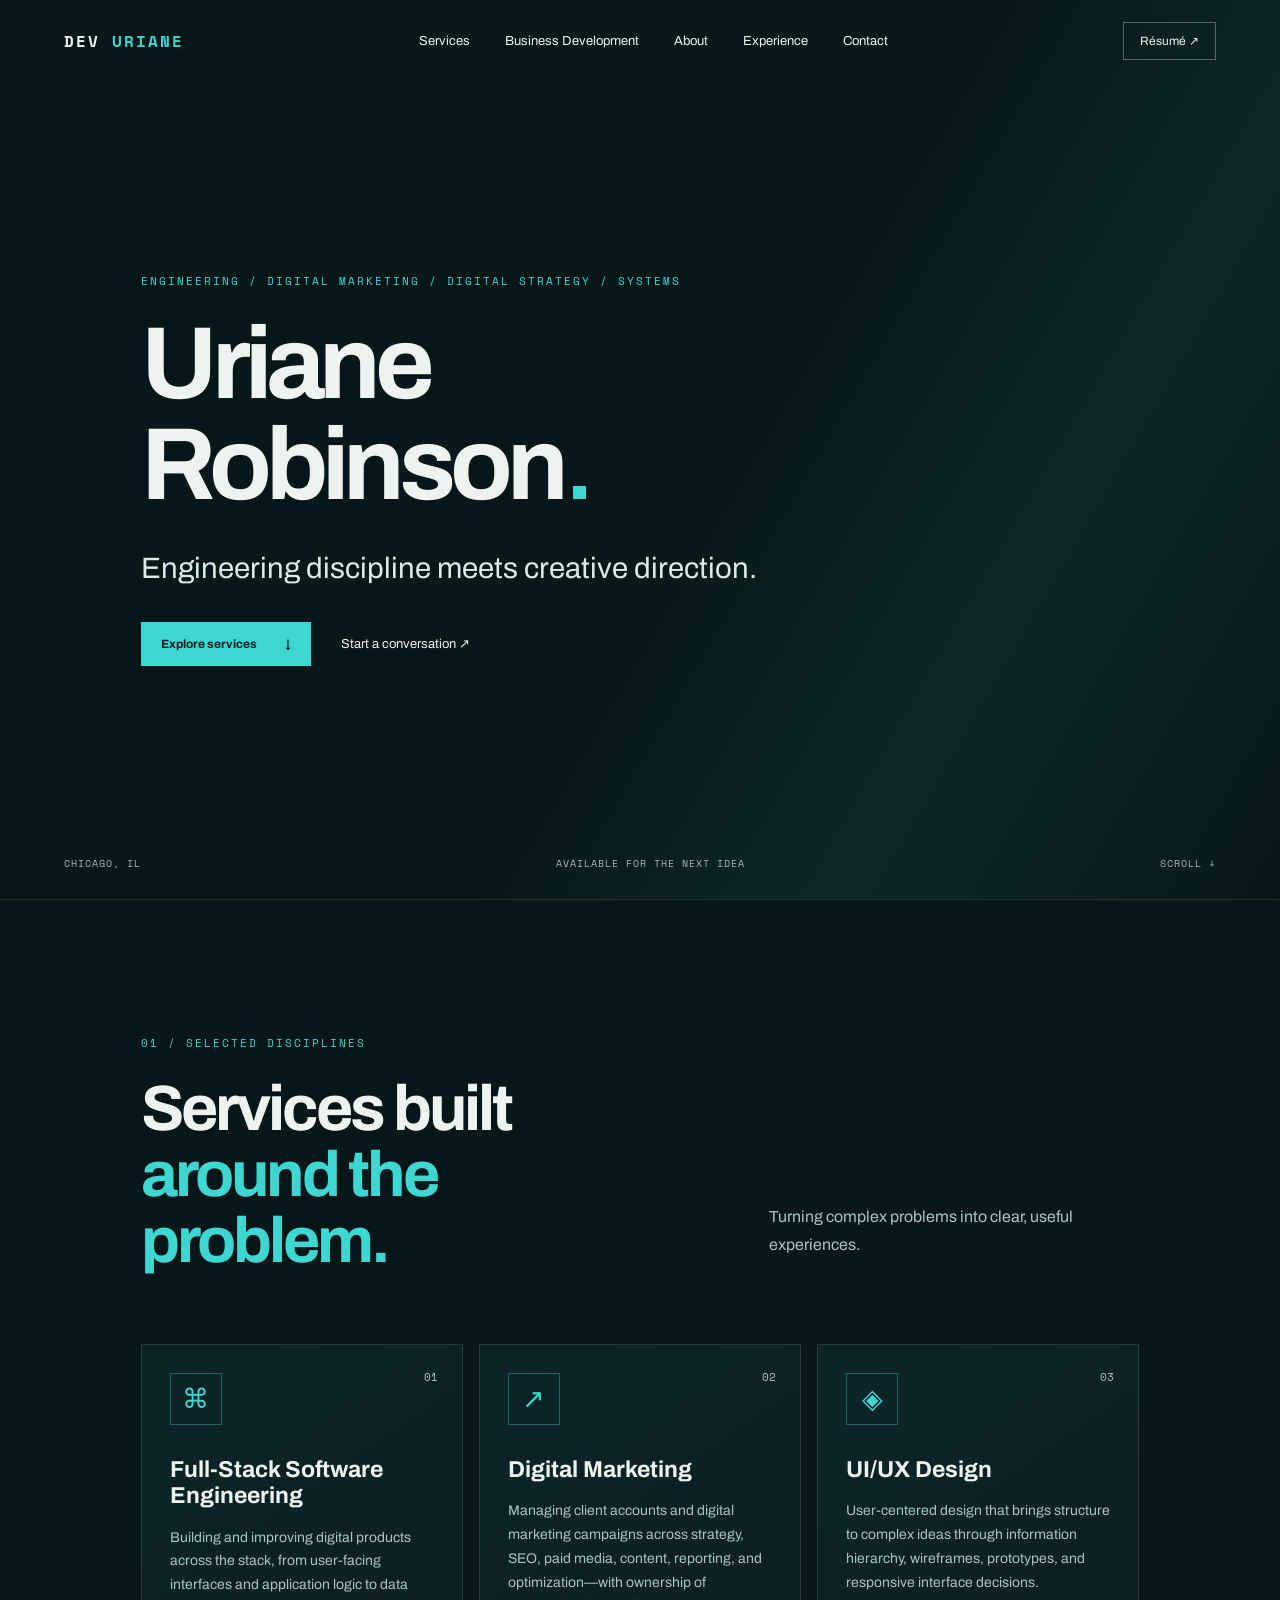
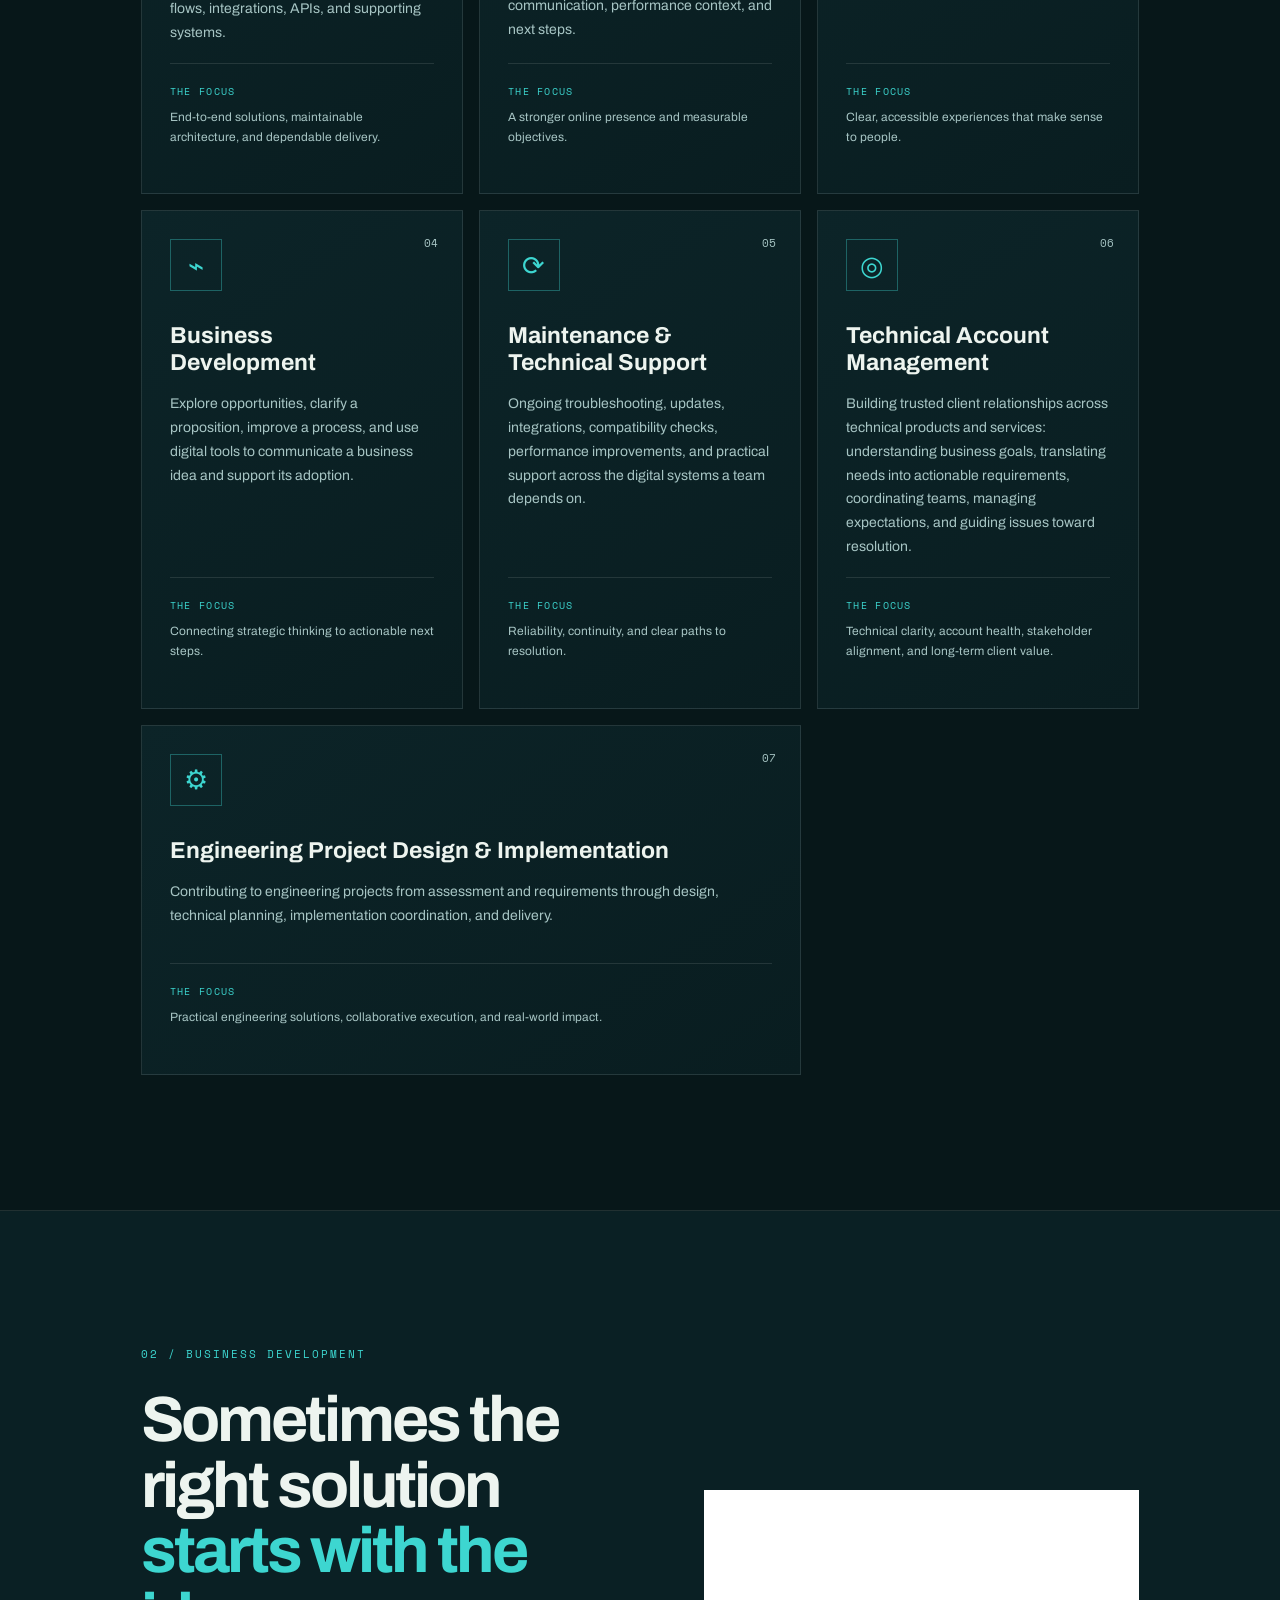
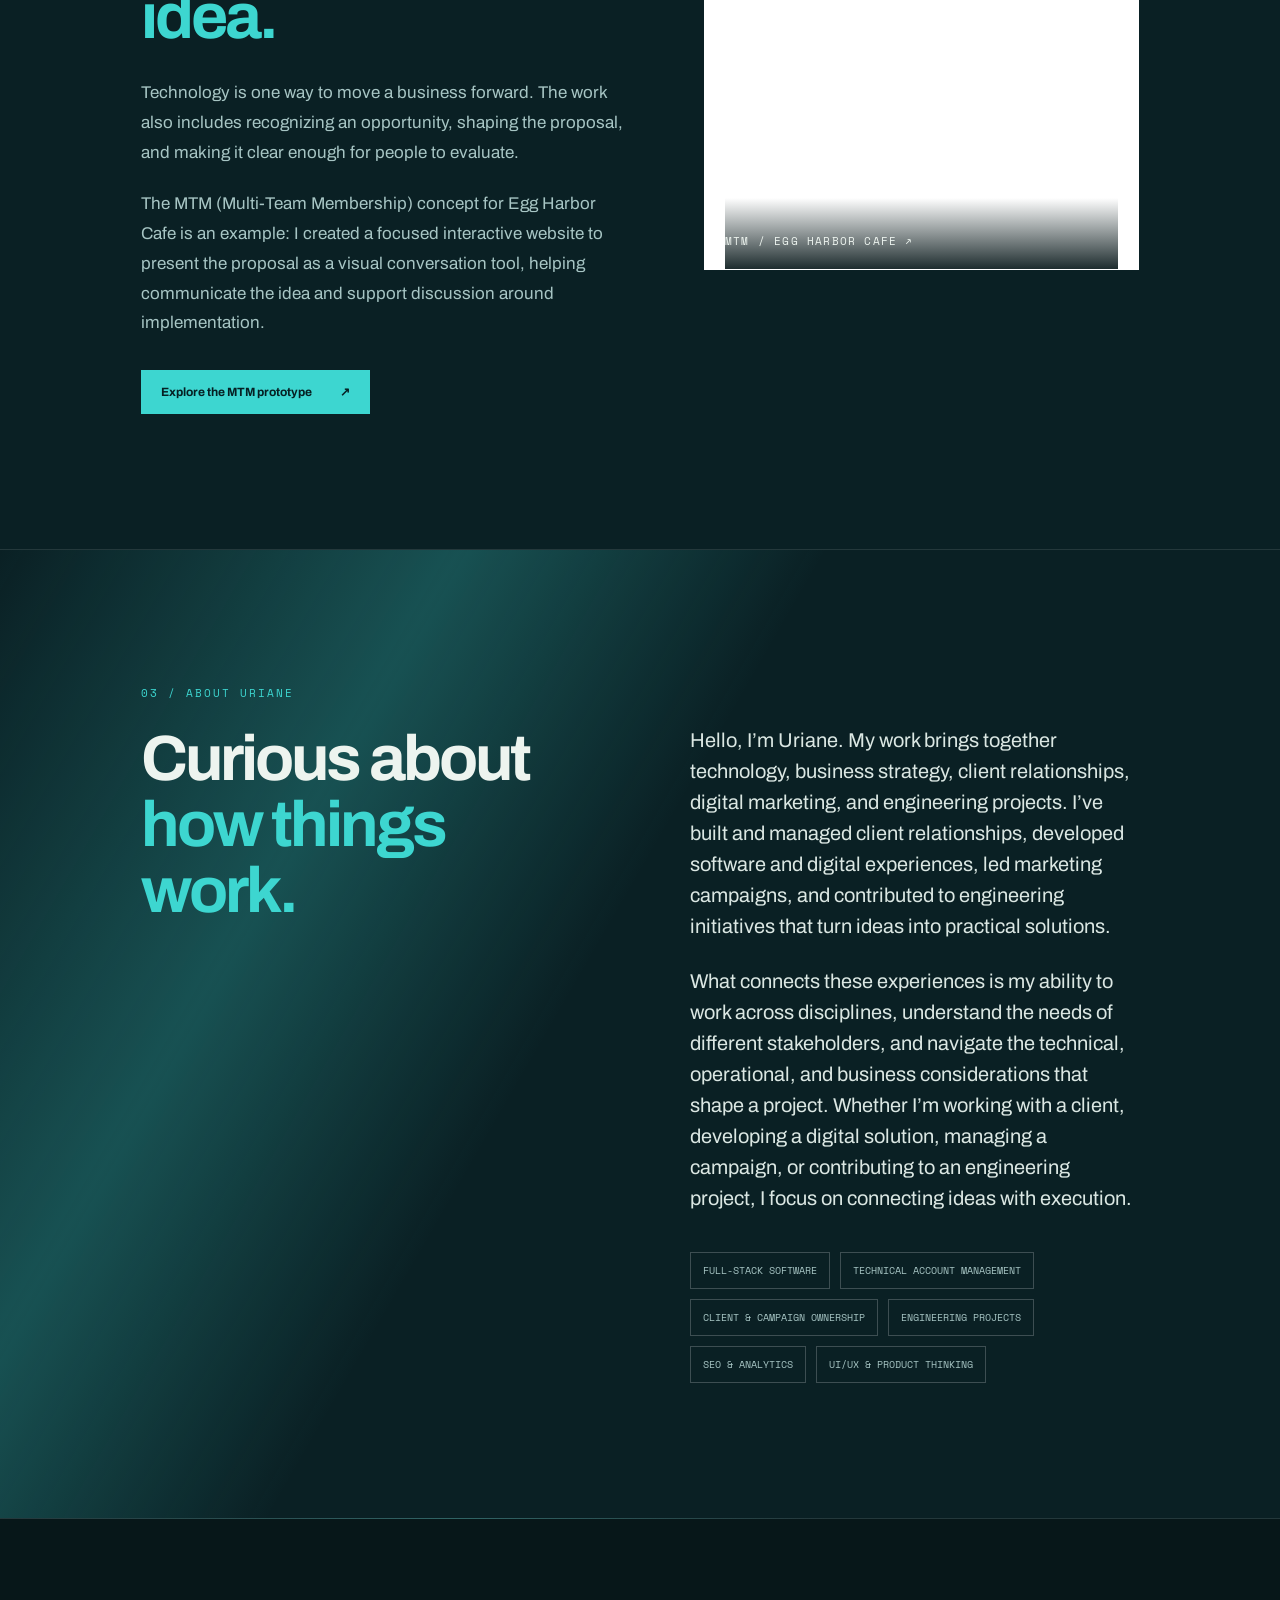
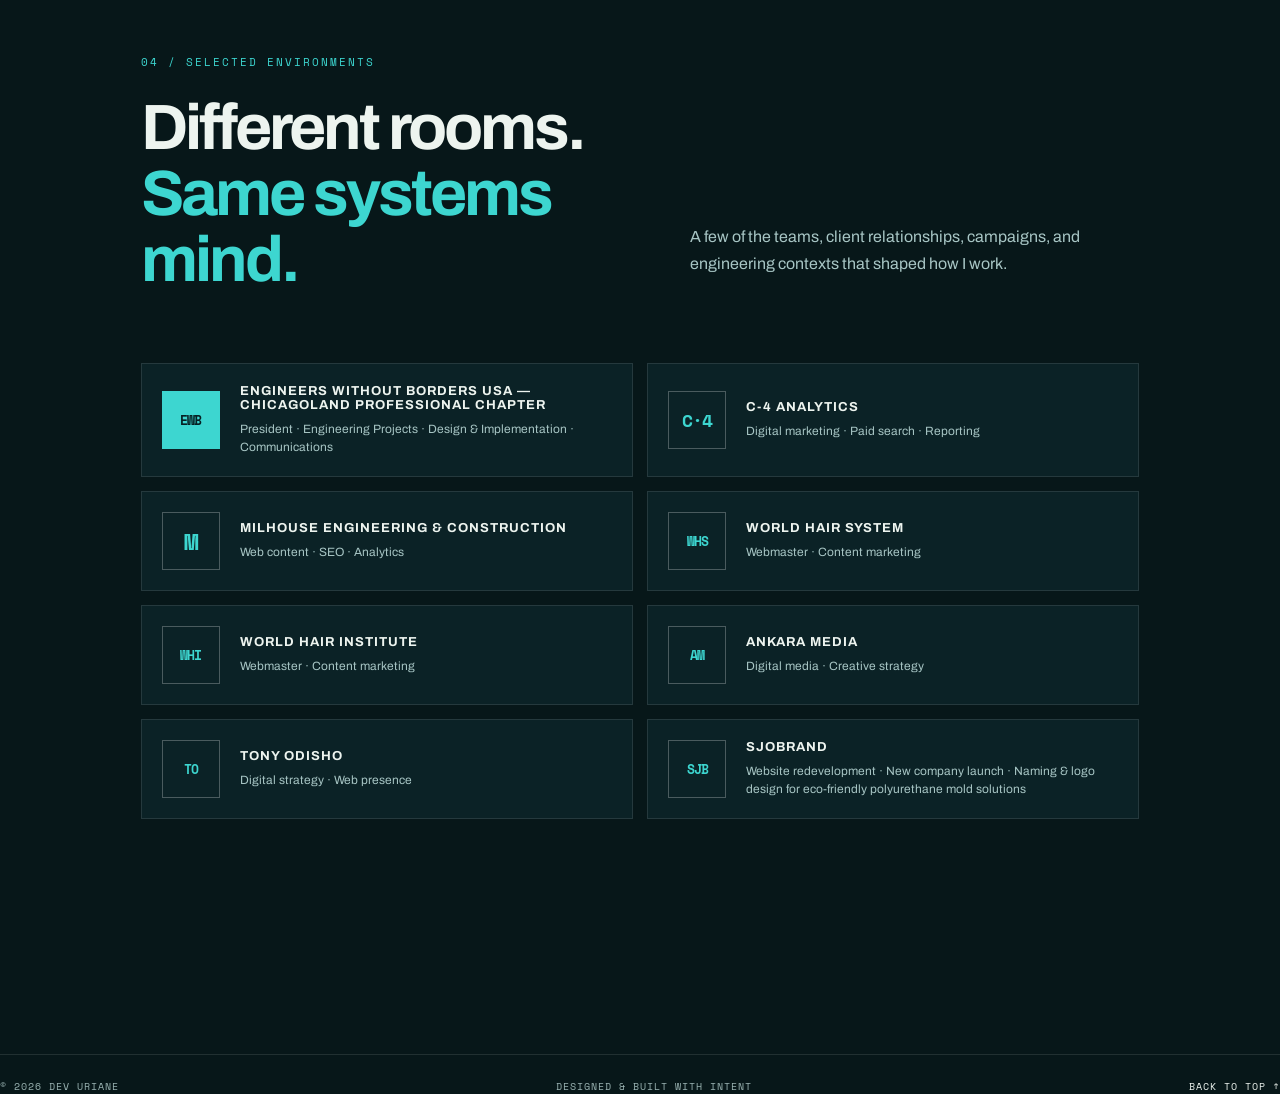
<file: index.html>
<!doctype html>
<html lang="en">
  <head>
    <meta charset="utf-8" />
    <meta name="viewport" content="width=device-width, initial-scale=1" />
    <meta
      name="description"
      content="Dev Uriane brings full-stack software engineering, technical account management, digital marketing, UI/UX, business development, and engineering project delivery together."
    />
    <meta name="author" content="Uriane Robinson" />
    <meta name="theme-color" content="#071719" />
    <meta property="og:type" content="website" />
    <meta property="og:title" content="Uriane Robinson | Full-Stack Software Engineer &amp; Technical Account Manager" />
    <meta property="og:description" content="Full-stack software engineering, technical account management, digital marketing, engineering project delivery, and business development." />
    <meta property="og:url" content="https://yurijha.github.io/Brittany/" />
    <link rel="canonical" href="https://yurijha.github.io/Brittany/" />
    <title>
      Uriane Robinson | Full-Stack Software Engineer &amp; Technical Account Manager | Dev Uriane
    </title>
    <link rel="preconnect" href="https://fonts.googleapis.com" />
    <link rel="preconnect" href="https://fonts.gstatic.com" crossorigin />
    <link
      href="https://fonts.googleapis.com/css2?family=Archivo:wght@400;500;600;700;800&family=Space+Mono:wght@400;700&display=swap"
      rel="stylesheet"
    />
    <link rel="stylesheet" href="Brittany.css" />
    <link rel="stylesheet" href="Brittany-overrides.css?v=work-centered-10" />
    <style>
      /* Match the About copy's 55% column start without moving the heading. */
      #experience .section-head > .lede {
        justify-self: start;
        margin-left: 10%;
        margin-right: 0;
        text-align: left;
        max-width: none;
        width: 90%;
      }
      @media (max-width: 760px) {
        #experience .section-head > .lede {
          margin-left: 0;
        }
      }
    </style>
    <style>
      .business-card {
        grid-column: 2;
      }
      @media (max-width: 760px) {
        .business-card {
          grid-column: auto;
        }
      }
      .mtm-visual {
        overflow: hidden;
        background: #071719;
      }
      .mtm-visual iframe {
        position: absolute;
        inset: 0;
        width: 100%;
        height: 100%;
        border: 0;
        background: #fff;
        transform: scale(0.72);
        transform-origin: top left;
        width: 138.9%;
        height: 138.9%;
        pointer-events: none;
      }
      .mtm-visual::after {
        content: "";
        position: absolute;
        inset: 0;
        background: linear-gradient(180deg, transparent 45%, #071719d9);
        pointer-events: none;
      }
      .mtm-visual span,
      .mtm-visual b {
        z-index: 2;
      }
    </style>
    <style>
      .card-visual.ewb-photo {
        isolation: isolate;
      }
      .ewb-photo img {
        position: absolute;
        inset: 0;
        width: 100%;
        height: 100%;
        object-fit: cover;
        object-position: 50% 58%;
        z-index: -2;
      }
      .ewb-photo::after {
        content: "";
        position: absolute;
        inset: 0;
        background: linear-gradient(
          180deg,
          #07171955,
          transparent 35%,
          #071719b8
        );
        z-index: -1;
      }
    </style>
    <style>
      /* Frame the portrait around the face while retaining shoulders and upper arms. */
      .card-visual.portrait {
        background-position: center 8%;
      }
    </style>
    <style>
      .apparition-image .youtube-logo {
        position: absolute;
        left: 50%;
        top: 46%;
        transform: translate(-50%, -50%);
        width: 88%;
        height: auto;
        max-height: none;
        object-fit: contain;
        background: transparent;
      }
      @media (max-width: 760px) {
        .apparition-image .youtube-logo {
          max-height: none;
          max-width: 300px;
        }
      }
    </style>
  </head>
  <body>
    <a class="skip-link" href="#top">Skip to content</a>
    <header class="topbar">
      <a class="brand" href="index.html#top">DEV <span>URIANE</span></a>
      <nav id="primary-navigation" aria-label="Primary navigation">
        <a href="index.html#services">Services</a>
        <a href="index.html#business-development">Business Development</a>
        <a href="index.html#about">About</a>
        <a href="index.html#experience">Experience</a>
        <a href="contact.html">Contact</a>
      </nav>
      <a
        class="resume"
        href="https://raw.githubusercontent.com/Yurijha/Dev-Uriane/master/Uriane%20Robinson%20-%20Dev%20Uriane%20.pdf"
        target="_blank"
        rel="noopener"
        >Résumé ↗</a
      ><button class="menu" type="button" aria-label="Open menu" aria-controls="primary-navigation" aria-expanded="false">☰</button>
    </header>
    <main id="top" tabindex="-1">
      <section class="hero">
        <div class="hero-art"></div>
        <div class="hero-copy">
          <p class="kicker">ENGINEERING / DIGITAL MARKETING / DIGITAL STRATEGY / SYSTEMS</p>
          <h1><span id="type-name">Uriane Robinson</span><i></i></h1>
          <p class="intro">
            Engineering discipline meets creative direction.
          </p>
          <div class="hero-actions">
            <a class="button" href="#services">Explore services <span>↓</span></a
            ><a class="text-link" href="contact.html">Start a conversation ↗</a>
          </div>
        </div>
        <div class="hero-meta">
          <span>CHICAGO, IL</span><span>AVAILABLE FOR THE NEXT IDEA</span
          ><span class="scroll-cue">SCROLL ↓</span>
        </div>
      </section>
      <section id="services" class="services section">
        <div class="section-head">
          <div>
            <p class="kicker">01 / SELECTED DISCIPLINES</p>
            <h2>Services built<br /><em>around the problem.</em></h2>
          </div>
          <p class="lede">Turning complex problems into clear, useful experiences.</p>
        </div>
        <div class="service-grid">
          <article class="service-card">
            <span class="service-number">01</span>
            <div class="service-symbol" aria-hidden="true">⌘</div>
            <h3>Full-Stack Software Engineering</h3>
            <p>Building and improving digital products across the stack, from user-facing interfaces and application logic to data flows, integrations, APIs, and supporting systems.</p>
            <p class="service-outcome"><strong>THE FOCUS</strong> End-to-end solutions, maintainable architecture, and dependable delivery.</p>
          </article>
          <article class="service-card">
            <span class="service-number">02</span>
            <div class="service-symbol" aria-hidden="true">↗</div>
            <h3>Digital Marketing</h3>
            <p>Managing client accounts and digital marketing campaigns across strategy, SEO, paid media, content, reporting, and optimization—with ownership of communication, performance context, and next steps.</p>
            <p class="service-outcome"><strong>THE FOCUS</strong> A stronger online presence and measurable objectives.</p>
          </article>
          <article class="service-card">
            <span class="service-number">03</span>
            <div class="service-symbol" aria-hidden="true">◈</div>
            <h3>UI/UX Design</h3>
            <p>User-centered design that brings structure to complex ideas through information hierarchy, wireframes, prototypes, and responsive interface decisions.</p>
            <p class="service-outcome"><strong>THE FOCUS</strong> Clear, accessible experiences that make sense to people.</p>
          </article>
          <article class="service-card">
            <span class="service-number">04</span>
            <div class="service-symbol" aria-hidden="true">⌁</div>
            <h3>Business Development</h3>
            <p>Explore opportunities, clarify a proposition, improve a process, and use digital tools to communicate a business idea and support its adoption.</p>
            <p class="service-outcome"><strong>THE FOCUS</strong> Connecting strategic thinking to actionable next steps.</p>
          </article>
          <article class="service-card">
            <span class="service-number">05</span>
            <div class="service-symbol" aria-hidden="true">⟳</div>
            <h3>Maintenance &amp; Technical Support</h3>
            <p>Ongoing troubleshooting, updates, integrations, compatibility checks, performance improvements, and practical support across the digital systems a team depends on.</p>
            <p class="service-outcome"><strong>THE FOCUS</strong> Reliability, continuity, and clear paths to resolution.</p>
          </article>
          <article class="service-card">
            <span class="service-number">06</span>
            <div class="service-symbol" aria-hidden="true">◎</div>
            <h3>Technical Account Management</h3>
            <p>Building trusted client relationships across technical products and services: understanding business goals, translating needs into actionable requirements, coordinating teams, managing expectations, and guiding issues toward resolution.</p>
            <p class="service-outcome"><strong>THE FOCUS</strong> Technical clarity, account health, stakeholder alignment, and long-term client value.</p>
          </article>
          <article class="service-card">
            <span class="service-number">07</span>
            <div class="service-symbol" aria-hidden="true">⚙</div>
            <h3>Engineering Project Design &amp; Implementation</h3>
            <p>Contributing to engineering projects from assessment and requirements through design, technical planning, implementation coordination, and delivery.</p>
            <p class="service-outcome"><strong>THE FOCUS</strong> Practical engineering solutions, collaborative execution, and real-world impact.</p>
          </article>
        </div>
      </section>
      <section id="business-development" class="business-development section">
        <div class="business-development-copy">
          <p class="kicker">02 / BUSINESS DEVELOPMENT</p>
          <h2>Sometimes the right solution<br /><em>starts with the idea.</em></h2>
          <p>Technology is one way to move a business forward. The work also includes recognizing an opportunity, shaping the proposal, and making it clear enough for people to evaluate.</p>
          <p>The MTM (Multi-Team Membership) concept for Egg Harbor Cafe is an example: I created a focused interactive website to present the proposal as a visual conversation tool, helping communicate the idea and support discussion around implementation.</p>
          <a class="button" href="https://yurijha.github.io/MTM-Egg-Harbor-Cafe/" target="_blank" rel="noopener">Explore the MTM prototype <span aria-hidden="true">↗</span></a>
        </div>
        <a class="business-development-preview" href="https://yurijha.github.io/MTM-Egg-Harbor-Cafe/" target="_blank" rel="noopener" aria-label="Open the MTM at Egg Harbor Cafe prototype">
          <iframe src="https://yurijha.github.io/MTM-Egg-Harbor-Cafe/" title="MTM at Egg Harbor Cafe prototype preview" loading="lazy" tabindex="-1"></iframe>
          <span>MTM / EGG HARBOR CAFE ↗</span>
        </a>
      </section>
      <section id="about" class="about section">
        <div>
          <p class="kicker">03 / ABOUT URIANE</p>
          <h2>Curious about<br /><em>how things work.</em></h2>
        </div>
        <div class="about-copy">
          <p>
            Hello, I’m Uriane. My work brings together technology, business strategy, client relationships, digital marketing, and engineering projects. I’ve built and managed client relationships, developed software and digital experiences, led marketing campaigns, and contributed to engineering initiatives that turn ideas into practical solutions.
          </p>
          <p>
            What connects these experiences is my ability to work across disciplines, understand the needs of different stakeholders, and navigate the technical, operational, and business considerations that shape a project. Whether I’m working with a client, developing a digital solution, managing a campaign, or contributing to an engineering project, I focus on connecting ideas with execution.
          </p>
          <div class="skills">
            <span>FULL-STACK SOFTWARE</span><span>TECHNICAL ACCOUNT MANAGEMENT</span
            ><span>CLIENT & CAMPAIGN OWNERSHIP</span><span>ENGINEERING PROJECTS</span
            ><span>SEO & ANALYTICS</span><span>UI/UX & PRODUCT THINKING</span>
          </div>
        </div>
      </section>
      <section id="experience" class="experience section">
        <div class="section-head">
          <div>
            <p class="kicker">04 / SELECTED ENVIRONMENTS</p>
            <h2>Different rooms.<br /><em>Same systems mind.</em></h2>
          </div>
          <p class="lede">
            A few of the teams, client relationships, campaigns, and engineering contexts that shaped how I work.
          </p>
        </div>
        <div class="company-grid">
          <div class="company">
            <div class="company-mark ewb">EWB</div>
            <div>
              <b
                >ENGINEERS WITHOUT BORDERS USA — CHICAGOLAND PROFESSIONAL
                CHAPTER</b
              ><span>President · Engineering Projects · Design &amp; Implementation · Communications</span>
            </div>
          </div>
          <div class="company">
            <div class="company-mark c4">C·4</div>
            <div>
              <b>C-4 ANALYTICS</b
              ><span>Digital marketing · Paid search · Reporting</span>
            </div>
          </div>
          <div class="company">
            <div class="company-mark milhouse">M</div>
            <div>
              <b>MILHOUSE ENGINEERING &amp; CONSTRUCTION</b
              ><span>Web content · SEO · Analytics</span>
            </div>
          </div>
          <div class="company">
            <div class="company-mark whs">WHS</div>
            <div>
              <b>WORLD HAIR SYSTEM</b><span>Webmaster · Content marketing</span>
            </div>
          </div>
          <div class="company">
            <div class="company-mark whi">WHI</div>
            <div>
              <b>WORLD HAIR INSTITUTE</b
              ><span>Webmaster · Content marketing</span>
            </div>
          </div>
          <div class="company">
            <div class="company-mark ankara">AM</div>
            <div>
              <b>ANKARA MEDIA</b><span>Digital media · Creative strategy</span>
            </div>
          </div>
          <div class="company">
            <div class="company-mark tony">TO</div>
            <div>
              <b>TONY ODISHO</b><span>Digital strategy · Web presence</span>
            </div>
          </div>
          <div class="company">
            <div class="company-mark sjobrand">SJB</div>
            <div>
              <b>SJOBRAND</b
              ><span
                >Website redevelopment · New company launch · Naming &amp; logo
                design for eco-friendly polyurethane mold solutions</span
              >
            </div>
          </div>
        </div>
      </section>
    </main>
    <footer class="site-footer">
      <span>© 2026 DEV URIANE</span>
      <span>DESIGNED &amp; BUILT WITH INTENT</span>
      <a href="#top">BACK TO TOP ↑</a>
    </footer>
    <script src="Brittany.js"></script>
  </body>
</html>
</file>
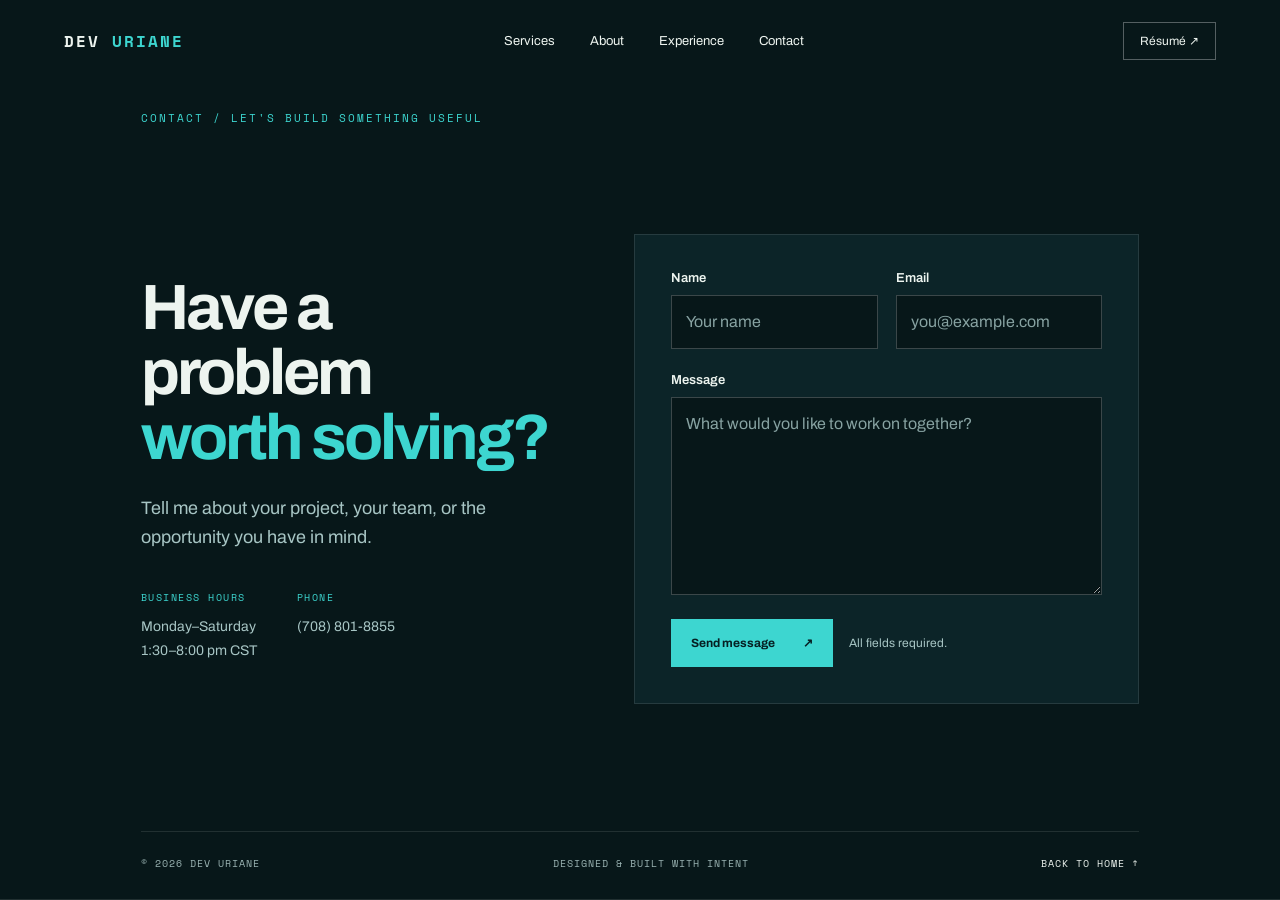
<file: contact.html>
<!doctype html>
<html lang="en">
  <head>
    <meta charset="utf-8" />
    <meta name="viewport" content="width=device-width, initial-scale=1" />
    <meta name="description" content="Contact Uriane Robinson about full-stack software engineering, technical account management, digital strategy, and engineering project delivery." />
    <meta name="author" content="Uriane Robinson" />
    <meta name="theme-color" content="#071719" />
    <meta property="og:type" content="website" />
    <meta property="og:title" content="Contact | Uriane Robinson — Full-Stack Engineering & Technical Account Management" />
    <meta property="og:description" content="Tell me about your project, your team, or the opportunity you have in mind." />
    <meta property="og:url" content="https://yurijha.github.io/Brittany/contact.html" />
    <link rel="canonical" href="https://yurijha.github.io/Brittany/contact.html" />
    <title>Contact | Uriane Robinson — Dev Uriane</title>
    <link rel="preconnect" href="https://fonts.googleapis.com" />
    <link rel="preconnect" href="https://fonts.gstatic.com" crossorigin />
    <link href="https://fonts.googleapis.com/css2?family=Archivo:wght@400;500;600;700;800&family=Space+Mono:wght@400;700&display=swap" rel="stylesheet" />
    <link rel="stylesheet" href="Brittany.css" />
    <link rel="stylesheet" href="Brittany-overrides.css?v=work-centered-3" />
    <style>
      .contact-page {
        min-height: 100vh;
        min-height: 100svh;
        padding: 110px 11% 28px;
        display: flex;
        flex-direction: column;
      }
      .contact-page > .kicker { margin-bottom: 24px; }
      .contact-page .contact-layout {
        display: grid;
        grid-template-columns: minmax(0, .9fr) minmax(0, 1.1fr);
        gap: 8%;
        align-items: center;
        flex: 1;
      }
      .contact-page > .site-footer {
        margin-top: 48px;
      }
      .contact-page .contact-intro h1 { font-size:clamp(42px, 5vw, 76px); line-height:1.02; letter-spacing:-3px; margin:0 0 24px; }
      .contact-page .contact-intro h1 em { color:var(--cyan); font-style:normal; }
      .contact-page .contact-description { max-width:410px; color:var(--soft); font-size:18px; line-height:1.6; margin:0 0 24px; }
      .contact-page .contact-details { display:flex; flex-wrap:wrap; gap:28px 40px; margin:38px 0 0; }
      .contact-page .contact-details dt { font:10px "Space Mono",monospace; letter-spacing:1.5px; color:var(--cyan); margin-bottom:10px; }
      .contact-page .contact-details dd { margin:0; color:var(--soft); font-size:14px; line-height:1.7; overflow-wrap:anywhere; }
      .contact-page .contact-details a:hover { color:var(--cyan); }
      .contact-page .contact-form { min-width:0; background:var(--panel); border:1px solid var(--line); padding:clamp(20px,3vw,36px); }
      .contact-page .contact-fields { display:grid; grid-template-columns:minmax(0,1fr) minmax(0,1fr); gap:18px; }
      .contact-page .contact-field { display:flex; flex-direction:column; gap:10px; margin-bottom:24px; min-width:0; }
      .contact-page .contact-field label { font-size:13px; font-weight:600; }
      .contact-page .contact-field input,.contact-page .contact-field textarea { width:100%; min-width:0; border:1px solid #ffffff35; border-radius:0; background:#071719; color:var(--white); padding:14px; font:inherit; font-size:16px; line-height:1.5; }
      .contact-page .contact-field textarea { resize:vertical; min-height:170px; }
      .contact-page .contact-field input::placeholder,.contact-page .contact-field textarea::placeholder { color:var(--soft); opacity:.8; }
      .contact-page .contact-submit { display:flex; flex-wrap:wrap; gap:16px; align-items:center; }
      .contact-page .contact-submit button { border:0; cursor:pointer; min-height:48px; }
      .contact-page .contact-submit button:hover { background:#78e6e0; }
      .contact-page .contact-submit p { font-size:12px; line-height:1.5; color:var(--soft); max-width:220px; margin:0; }
      .contact-page .kicker { margin-bottom:28px; }
      @media(max-width:900px) { .contact-page { padding: 100px 8% 28px; } .contact-page .contact-layout { grid-template-columns:1fr; gap:42px; flex: initial; } .contact-page > .site-footer { margin-top: 64px; } }
      @media(max-width:480px) { .contact-page .contact-fields { grid-template-columns:1fr; gap:0; } .contact-page { min-height: 100svh; } }
    </style>
  </head>
  <body>
    <a class="skip-link" href="#contact-main">Skip to content</a>
    <header class="topbar">
      <a class="brand" href="index.html#top">DEV <span>URIANE</span></a>
      <nav id="primary-navigation" aria-label="Primary navigation">
        <a href="index.html#services">Services</a><a href="index.html#about">About</a><a href="index.html#experience">Experience</a><a href="contact.html" aria-current="page">Contact</a>
      </nav>
      <a class="resume" href="https://raw.githubusercontent.com/Yurijha/Dev-Uriane/master/Uriane%20Robinson%20-%20Dev%20Uriane%20.pdf" target="_blank" rel="noopener">Résumé ↗</a>
      <button class="menu" type="button" aria-label="Open menu" aria-controls="primary-navigation" aria-expanded="false">☰</button>
    </header>
    <main id="contact-main" class="contact-page section" tabindex="-1">
      <p class="kicker">CONTACT / LET'S BUILD SOMETHING USEFUL</p>
      <div class="contact-layout">
        <div class="contact-intro">
          <h1>Have a problem<br /><em>worth solving?</em></h1>
          <p class="contact-description">Tell me about your project, your team, or the opportunity you have in mind.</p>
          <dl class="contact-details">
            <div><dt>BUSINESS HOURS</dt><dd>Monday–Saturday<br />1:30–8:00 pm CST</dd></div>
            <div><dt>PHONE</dt><dd><a href="tel:+17088018855">(708) 801-8855</a></dd></div>
          </dl>
        </div>
        <form class="contact-form" action="https://formsubmit.co/urianer2@outlook.com" method="POST" target="_blank" rel="noopener">
          <div class="contact-fields">
            <div class="contact-field"><label for="contact-name">Name</label><input id="contact-name" name="name" type="text" autocomplete="name" placeholder="Your name" required /></div>
            <div class="contact-field"><label for="contact-email">Email</label><input id="contact-email" name="email" type="email" autocomplete="email" placeholder="you@example.com" required /></div>
          </div>
          <div class="contact-field"><label for="contact-message">Message</label><textarea id="contact-message" name="message" rows="7" placeholder="What would you like to work on together?" required></textarea></div>
          <div class="contact-submit"><button class="button" type="submit">Send message <span aria-hidden="true">↗</span></button><p>All fields required.</p></div>
        </form>
      </div>
      <footer class="site-footer">
        <span>© 2026 DEV URIANE</span><span>DESIGNED &amp; BUILT WITH INTENT</span><a href="index.html#top">BACK TO HOME ↑</a>
      </footer>
    </main>
    <script src="Brittany.js"></script>
  </body>
</html>
</file>
<file: Brittany.css>
:root{--bg:#071719;--panel:#0c2428;--cyan:#3dd6d0;--soft:#a7c5c4;--white:#edf4ef;--line:#ffffff1b;font-family:Archivo,Arial,sans-serif;color:var(--white);background:var(--bg)}*{box-sizing:border-box}html{scroll-behavior:smooth}body{margin:0;background:var(--bg)}a{color:inherit;text-decoration:none}button{font:inherit;color:inherit}.topbar{height:82px;position:fixed;z-index:10;inset:0 0 auto;padding:0 5%;display:flex;align-items:center;justify-content:space-between;border-bottom:1px solid transparent;transition:.3s}.topbar.scrolled{background:#071719e8;backdrop-filter:blur(16px);border-color:var(--line)}.brand{font:700 16px 'Space Mono';letter-spacing:2px}.brand span{color:var(--cyan)}nav{display:flex;gap:35px;font-size:13px}.topbar nav a:hover,.text-link:hover,footer a:hover{color:var(--cyan)}.resume{border:1px solid #ffffff50;padding:11px 16px;font-size:12px}.menu{display:none;background:none;border:0}.hero{min-height:100svh;position:relative;display:flex;align-items:center;padding:130px 11% 90px;overflow:hidden;border-bottom:1px solid var(--line)}.hero-art{position:absolute;inset:0;background:linear-gradient(90deg,#071719f2 0%,#071719d0 42%,#07171952),url('https://raw.githubusercontent.com/Yurijha/Dev-Uriane/master/Uriane%20Robinson%20-%20Dev%20Uriane.jpg') center right/cover no-repeat;filter:saturate(.72);z-index:-1}.hero:after{content:'';position:absolute;inset:0;background:linear-gradient(120deg,transparent 0 55%,#3dd6d015 75%,transparent);pointer-events:none}.hero-copy{max-width:720px}.kicker{font:11px 'Space Mono';letter-spacing:2px;color:var(--cyan);margin:0 0 25px}.hero h1{font-size:clamp(48px,8vw,122px);line-height:.98;letter-spacing:-6px;margin:0 0 35px;font-weight:700}.hero h1 i{display:inline-block;width:13px;height:13px;background:var(--cyan);margin-left:10px;animation:blink 1s steps(2) infinite}.intro{font-size:clamp(20px,2.3vw,31px);line-height:1.25;max-width:620px;color:#dce9e5;margin:0 0 35px}.hero-actions{display:flex;align-items:center;gap:30px}.button{background:var(--cyan);color:#062023;padding:15px 20px;font-size:12px;font-weight:700}.button span{margin-left:26px}.text-link{font-size:13px}.hero-meta{position:absolute;bottom:28px;left:5%;right:5%;display:flex;justify-content:space-between;color:#a3bbbb;font:10px 'Space Mono';letter-spacing:1px}.section{padding:135px 11%;border-bottom:1px solid var(--line)}.section-head{display:grid;grid-template-columns:1fr 1fr;align-items:end;margin-bottom:70px}.section h2{font-size:clamp(40px,5vw,75px);line-height:1.03;letter-spacing:-3px;margin:0}.section h2 em{font-style:normal;color:var(--cyan)}.lede{color:var(--soft);max-width:370px;line-height:1.7;justify-self:end}.cards{display:grid;grid-template-columns:1.2fr 1fr 1fr;gap:18px}.card{background:var(--panel);min-height:390px;display:flex;flex-direction:column;border:1px solid var(--line);transition:transform .3s,border-color .3s}.card:hover{transform:translateY(-8px);border-color:#3dd6d06b}.card-visual{height:235px;position:relative;padding:24px;overflow:hidden;background:#0c2d31}.card-visual span{font:12px 'Space Mono';color:var(--cyan)}.card-visual b{position:absolute;bottom:22px;left:24px;font:18px 'Space Mono';letter-spacing:1px}.cyan-grid{background:linear-gradient(135deg,#103e43,#0c2529),repeating-linear-gradient(45deg,#3dd6d010 0 1px,transparent 1px 24px)}.dark-grid{background:radial-gradient(circle at 70% 30%,#2b8c8c66,transparent 32%),#09191c}.portrait{background:linear-gradient(0deg,#071719aa,transparent),url('https://raw.githubusercontent.com/Yurijha/Dev-Uriane/master/Uriane%20Robinson%20-%20Dev%20Uriane.jpg') center/cover}.card-info{padding:24px}.card-info p{font:10px 'Space Mono';color:var(--cyan);letter-spacing:1px}.card h3{font-size:22px;line-height:1.15;margin:20px 0 30px}.card-info a{font-size:12px;color:var(--soft)}.about{display:grid;grid-template-columns:1fr 1fr;gap:10%;background:#0a2024}.about-copy{padding-top:40px}.about-copy>p{font-size:22px;line-height:1.45;color:#dbe7e3;margin:0 0 28px}.skills{display:flex;flex-wrap:wrap;gap:10px;margin-top:45px}.skills span{border:1px solid #ffffff35;padding:10px 12px;font:10px 'Space Mono';color:var(--soft)}.contact{min-height:72vh;display:flex;flex-direction:column;justify-content:center}.contact h2{margin-bottom:45px}.email{font-size:clamp(24px,4vw,58px);color:var(--cyan);border-bottom:1px solid var(--cyan);width:max-content}.contact footer{margin-top:130px;display:flex;justify-content:space-between;color:#9bb4b3;font:10px 'Space Mono';letter-spacing:1px}.contact footer a{color:var(--white)}@keyframes blink{50%{opacity:0}}@media(max-width:760px){.topbar{height:70px}.topbar nav,.resume{display:none}.menu{display:block;border:1px solid #ffffff40;padding:8px 11px}.hero{padding:120px 8% 110px}.hero-art{background-position:65% center}.hero h1{letter-spacing:-3px}.hero-meta{left:8%;right:8%;font-size:8px}.hero-meta span:nth-child(2){display:none}.section{padding:95px 8%}.section-head,.about{display:block}.lede{margin-top:25px}.cards{grid-template-columns:1fr}.card{min-height:330px}.card-visual{height:190px}.about-copy{padding-top:35px}.about-copy>p{font-size:19px}.contact footer{display:grid;gap:17px;margin-top:90px}.email{font-size:27px}}


/* Accessibility and responsive navigation */
.skip-link {
  position: absolute;
  top: 8px;
  left: 8px;
  z-index: 100;
  padding: 12px 16px;
  color: #062023;
  background: var(--cyan);
  transform: translateY(-160%);
}
.skip-link:focus { transform: translateY(0); }
:where(a, button, input, textarea, iframe):focus-visible {
  outline: 2px solid var(--cyan);
  outline-offset: 4px;
}
.menu { cursor: pointer; }
@media (max-width: 760px) {
  .topbar { gap: 12px; }
  .topbar nav {
    display: none;
    position: absolute;
    top: 70px;
    left: 0;
    right: 0;
    padding: 18px 8% 24px;
    background: #071719f7;
    border-bottom: 1px solid var(--line);
    flex-direction: column;
    gap: 0;
  }
  .topbar.nav-open nav { display: flex; }
  .topbar nav a {
    display: block;
    padding: 15px 0;
    border-bottom: 1px solid var(--line);
  }
  .topbar nav a:last-child { border-bottom: 0; }
}
@media (prefers-reduced-motion: reduce) {
  *, *::before, *::after {
    scroll-behavior: auto !important;
    animation-duration: 0.01ms !important;
    animation-iteration-count: 1 !important;
    transition-duration: 0.01ms !important;
  }
}

.site-footer{margin-top:100px;padding-top:24px;border-top:1px solid var(--line);display:flex;justify-content:space-between;gap:18px;color:#9bb4b3;font:10px 'Space Mono';letter-spacing:1px}
.site-footer a{color:var(--white)}
.site-footer a:hover{color:var(--cyan)}
@media(max-width:760px){.site-footer{display:grid;gap:17px;margin-top:75px}}
</file>
<file: Brittany-overrides.css>
.about-copy > p {
  font-size: 20px;
  line-height: 1.55;
  margin-bottom: 24px;
}
.skills {
  margin-top: 38px;
}
.experience {
  background: #071719;
}
.company-grid {
  display: grid;
  grid-template-columns: repeat(2, 1fr);
  gap: 14px;
}
.company {
  display: flex;
  align-items: center;
  gap: 20px;
  padding: 20px;
  border: 1px solid var(--line);
  background: #0b2226;
}
.company-mark {
  width: 58px;
  height: 58px;
  display: grid;
  place-items: center;
  flex: none;
  border: 1px solid #ffffff42;
  color: var(--cyan);
  font: 700 13px "Space Mono";
  letter-spacing: -1px;
}
.company b {
  display: block;
  font-size: 13px;
  letter-spacing: 1px;
}
.company span {
  display: block;
  margin-top: 8px;
  color: var(--soft);
  font-size: 12px;
  line-height: 1.5;
}
.c4 {
  font-size: 18px;
}
.milhouse {
  font-size: 24px;
}
.ewb {
  background: var(--cyan);
  color: #062023;
  border-color: var(--cyan);
}
.dev {
  border-radius: 50%;
}
@media (max-width: 760px) {
  .cards,
  .company-grid {
    grid-template-columns: 1fr;
  }
  .about-copy > p {
    font-size: 18px;
  }
  .experience .section-head {
    display: block;
  }
}

/* Keep the section marker left; center the statement across the full section. */
.work .section-head {
  display: grid;
  grid-template-columns: minmax(0, 1fr);
  align-items: start;
  gap: 32px;
}
.work .section-head > .kicker {
  justify-self: start;
  text-align: left;
  margin: 0;
}
.work-heading {
  width: 100%;
  max-width: 1050px;
  min-width: 0;
  justify-self: center;
  text-align: center;
}
.work-heading h2 {
  font-size: clamp(36px, 5vw, 75px);
  text-align: center;
}
.work-heading h2 > span,
.work-heading h2 > em {
  display: block;
  text-wrap: balance;
}
.work-heading h2 small {
  display: block;
  margin: 28px auto 0;
  padding: 0;
  width: 100%;
  max-width: 640px;
  color: var(--soft);
  font-family: inherit;
  font-weight: 500;
  font-size: clamp(18px, 2vw, 28px);
  line-height: 1.35;
  letter-spacing: normal;
  text-align: center;
  text-wrap: balance;
}
@media (max-width: 760px) {
  .work .section-head {
    gap: 28px;
  }
  .work-heading h2 {
    letter-spacing: -1.5px;
  }
  .work-heading h2 small {
    margin-top: 24px;
    font-size: 20px;
  }
}


/* Services-first homepage structure */
.services .section-head {
  grid-template-columns: minmax(0, 1.1fr) minmax(0, .8fr);
  gap: 8%;
  align-items: end;
}
.service-grid {
  display: grid;
  grid-template-columns: repeat(3, minmax(0, 1fr));
  gap: 16px;
}
.service-card {
  position: relative;
  min-height: 350px;
  padding: 28px;
  border: 1px solid var(--line);
  background: linear-gradient(145deg, #0c2428, #091d20);
  display: flex;
  flex-direction: column;
  transition: transform .25s ease, border-color .25s ease;
}
.service-card:hover {
  transform: translateY(-5px);
  border-color: #3dd6d06b;
}
.service-number {
  position: absolute;
  top: 24px;
  right: 24px;
  color: #a7c5c4;
  font: 11px 'Space Mono', monospace;
}
.service-symbol {
  display: grid;
  place-items: center;
  width: 52px;
  height: 52px;
  margin-bottom: 32px;
  border: 1px solid #3dd6d05c;
  color: var(--cyan);
  font-size: 27px;
}
.service-card h3 {
  margin: 0 0 16px;
  font-size: 23px;
  line-height: 1.15;
}
.service-card > p {
  color: var(--soft);
  font-size: 14px;
  line-height: 1.7;
  margin: 0 0 18px;
}
.service-card .service-outcome {
  margin-top: auto;
  padding-top: 20px;
  border-top: 1px solid var(--line);
  font-size: 12px;
}
.service-outcome strong {
  display: block;
  margin-bottom: 8px;
  color: var(--cyan);
  font: 10px 'Space Mono', monospace;
  letter-spacing: 1.3px;
}
.service-card-wide {
  grid-column: span 2;
}
.business-development {
  display: grid;
  grid-template-columns: minmax(0, 1fr) minmax(0, .9fr);
  gap: 8%;
  align-items: center;
  background: #0a2024;
}
.business-development-copy h2 {
  margin: 0 0 28px;
}
.business-development-copy > p:not(.kicker) {
  max-width: 640px;
  color: var(--soft);
  font-size: 17px;
  line-height: 1.75;
  margin: 0 0 22px;
}
.business-development-copy .button {
  display: inline-block;
  margin-top: 10px;
}
.business-development-preview {
  position: relative;
  display: block;
  min-height: 380px;
  overflow: hidden;
  border: 1px solid var(--line);
  background: #fff;
}
.business-development-preview iframe {
  position: absolute;
  inset: 0;
  width: 138.9%;
  height: 138.9%;
  border: 0;
  background: #fff;
  transform: scale(.72);
  transform-origin: top left;
  pointer-events: none;
}
.business-development-preview span {
  position: absolute;
  z-index: 2;
  left: 20px;
  right: 20px;
  bottom: 0;
  padding: 35px 0 20px;
  color: var(--white);
  font: 11px 'Space Mono', monospace;
  letter-spacing: 1.2px;
  background: linear-gradient(transparent, #071719e8);
}
@media (max-width: 900px) {
  .service-grid { grid-template-columns: repeat(2, minmax(0, 1fr)); }
  .service-card-wide { grid-column: span 2; }
  .business-development { grid-template-columns: 1fr; gap: 36px; }
  .business-development-preview { min-height: 340px; }
}
@media (max-width: 760px) {
  .services .section-head { display: block; }
  .service-grid { grid-template-columns: 1fr; }
  .service-card, .service-card-wide { grid-column: auto; min-height: 0; }
  .service-card { padding: 24px; }
  .service-card .service-outcome { margin-top: 10px; }
  .business-development-copy h2 { letter-spacing: -1.5px; }
  .business-development-copy > p:not(.kicker) { font-size: 16px; }
  .business-development-preview { min-height: 270px; }
}

/* Expanded service portfolio: full-stack engineering, account management, and project delivery. */
.service-card-wide { grid-column: auto; }
.service-card h3 { max-width: 95%; }
.service-card p { overflow-wrap: anywhere; }
@media (min-width: 901px) {
  .service-card:last-child { grid-column: span 2; }
}
@media (max-width: 900px) {
  .service-card:last-child { grid-column: span 2; }
}
@media (max-width: 760px) {
  .service-card:last-child { grid-column: auto; }
}

/* Reverse the cyan sweep so the lighter area sits toward the About heading and the paragraph side stays darker. */
.about {
  background: linear-gradient(-60deg, transparent 0 55%, #3dd6d045 75%, transparent), #0a2024;
}
/* The main element is focused as a navigation destination; keep the focus ring on the triggering link, not around the entire page. */
#top:focus {
  outline: none;
}
/* Match the contact page's footer separation: divider belongs to the footer, not the experience section. */
#experience {
  border-bottom: 0;
}

body > .site-footer {
  border-top: 1px solid var(--line);
}
</file>
